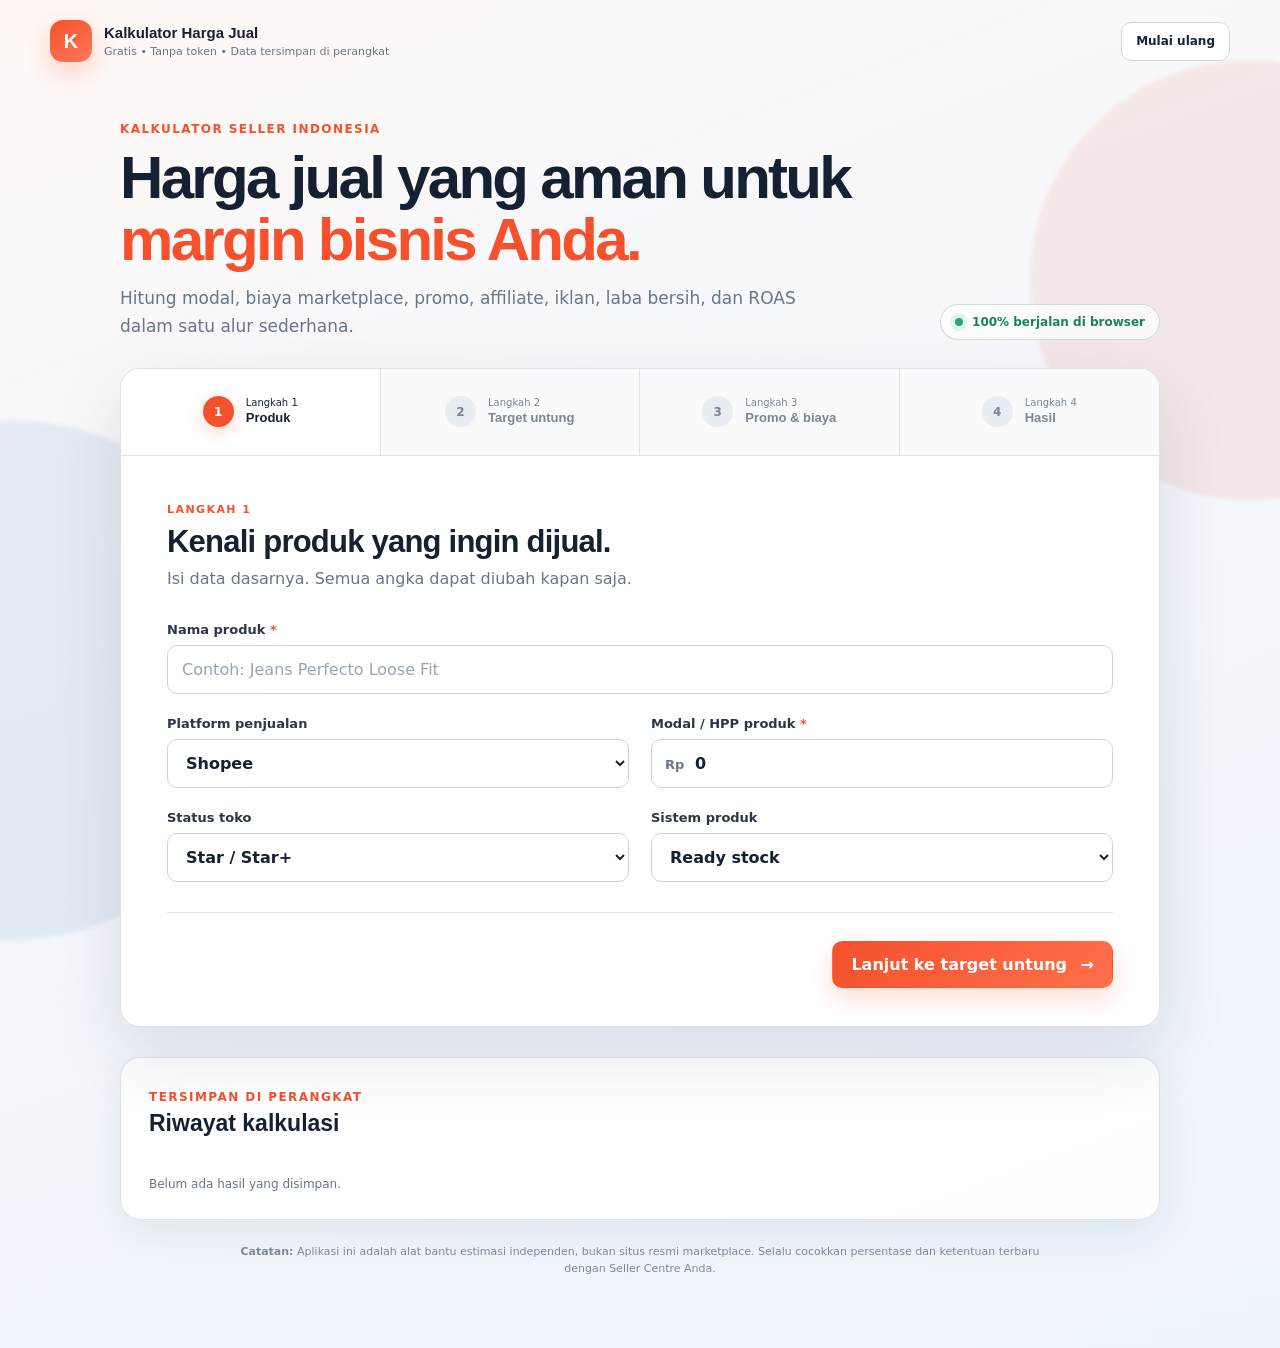
<file: index.html>
<!doctype html>
<html lang="id">
  <head>
    <meta charset="UTF-8" />
    <meta name="viewport" content="width=device-width, initial-scale=1.0" />
    <meta name="description" content="Kalkulator harga jual gratis dan tanpa token untuk menghitung harga ideal, margin, biaya marketplace, dan ROAS." />
    <meta name="theme-color" content="#10233f" />
    <title>Kalkulator Harga Jual | Gratis & Tanpa Token</title>
    <style>
:root {
  --navy: #10233f;
  --navy-2: #18375f;
  --ink: #152033;
  --muted: #68758a;
  --line: #dfe5ed;
  --soft: #f4f7fb;
  --white: #ffffff;
  --orange: #f4512c;
  --orange-dark: #db3b1c;
  --orange-soft: #fff0eb;
  --green: #16835d;
  --green-soft: #eaf8f2;
  --red: #c83b37;
  --shadow: 0 24px 70px rgba(21, 39, 69, 0.12);
  --radius: 20px;
}

* { box-sizing: border-box; }

html { scroll-behavior: smooth; }

body {
  margin: 0;
  min-height: 100vh;
  color: var(--ink);
  background: linear-gradient(160deg, #fff8f5 0, #f6f8fc 34%, #eef4fb 100%);
  font-family: "DM Sans", system-ui, -apple-system, sans-serif;
  overflow-x: hidden;
}

button, input, select { font: inherit; }
button { cursor: pointer; }

.ambient { position: fixed; border-radius: 50%; filter: blur(2px); pointer-events: none; z-index: -1; }
.ambient-one { width: 440px; height: 440px; right: -190px; top: 60px; background: rgba(244, 81, 44, .09); }
.ambient-two { width: 520px; height: 520px; left: -250px; top: 420px; background: rgba(48, 111, 180, .09); }

.topbar {
  width: min(1180px, calc(100% - 36px));
  margin: 0 auto;
  min-height: 82px;
  display: flex;
  align-items: center;
  justify-content: space-between;
}

.brand { display: inline-flex; gap: 12px; align-items: center; color: var(--ink); text-decoration: none; }
.brand-mark { width: 42px; height: 42px; display: grid; place-items: center; border-radius: 13px; color: #fff; background: linear-gradient(145deg, var(--orange), #ff7958); font: 800 20px/1 "Manrope", sans-serif; box-shadow: 0 9px 24px rgba(244, 81, 44, .25); }
.brand strong, .brand small { display: block; }
.brand strong { font: 800 15px/1.2 "Manrope", sans-serif; }
.brand small { color: var(--muted); font-size: 11px; margin-top: 3px; }

.page-shell { width: min(1040px, calc(100% - 36px)); margin: 26px auto 70px; }
.hero { display: flex; justify-content: space-between; align-items: flex-end; gap: 32px; margin: 36px 0 28px; }
.hero h1 { max-width: 770px; margin: 10px 0 12px; font: 800 clamp(34px, 5vw, 60px)/1.04 "Manrope", sans-serif; letter-spacing: -.045em; }
.hero h1 span { color: var(--orange); }
.hero p { max-width: 700px; margin: 0; color: var(--muted); font-size: 17px; line-height: 1.65; }
.eyebrow { color: var(--orange); letter-spacing: .12em; font-size: 12px; font-weight: 800; }
.hero-badge { flex: 0 0 auto; display: inline-flex; align-items: center; gap: 9px; border: 1px solid rgba(22, 131, 93, .22); border-radius: 999px; background: rgba(255,255,255,.72); padding: 10px 14px; color: var(--green); font-weight: 700; font-size: 12px; }
.pulse { width: 8px; height: 8px; background: #24aa7a; border-radius: 50%; box-shadow: 0 0 0 5px rgba(36,170,122,.12); }

.calculator-card { background: rgba(255,255,255,.94); border: 1px solid rgba(214,222,232,.86); border-radius: var(--radius); box-shadow: var(--shadow); overflow: hidden; backdrop-filter: blur(12px); }
.steps { display: grid; grid-template-columns: repeat(4, 1fr); border-bottom: 1px solid var(--line); background: #f8fafc; }
.step-tab { min-height: 86px; padding: 18px; display: flex; align-items: center; justify-content: center; gap: 12px; border: 0; border-right: 1px solid var(--line); color: #7b8697; background: transparent; transition: .2s ease; text-align: left; }
.step-tab:last-child { border-right: 0; }
.step-tab > span { width: 31px; height: 31px; flex: 0 0 auto; display: grid; place-items: center; border-radius: 50%; background: #e8edf3; font-size: 12px; font-weight: 800; }
.step-tab small, .step-tab strong { display: block; }
.step-tab small { font-size: 10px; margin-bottom: 2px; }
.step-tab strong { font: 700 13px/1.25 "Manrope", sans-serif; }
.step-tab.active { color: var(--ink); background: #fff; }
.step-tab.active > span, .step-tab.completed > span { color: #fff; background: var(--orange); box-shadow: 0 5px 16px rgba(244,81,44,.23); }
.step-tab.completed { color: var(--navy-2); }

.step-panel { display: none; padding: 42px 46px 38px; animation: enter .32s ease both; }
.step-panel.active { display: block; }
@keyframes enter { from { opacity: 0; transform: translateY(8px); } to { opacity: 1; transform: translateY(0); } }

.section-heading { margin-bottom: 30px; }
.section-heading > span { color: var(--orange); font-size: 11px; font-weight: 800; letter-spacing: .13em; }
.section-heading h2, .result-header h2 { margin: 7px 0 7px; font: 800 clamp(23px, 3vw, 31px)/1.18 "Manrope", sans-serif; letter-spacing: -.025em; }
.section-heading p, .result-header p { margin: 0; color: var(--muted); line-height: 1.55; }

.form-grid { display: grid; grid-template-columns: 1fr 1fr; gap: 22px; }
.form-grid.three { grid-template-columns: repeat(3, 1fr); }
.span-2 { grid-column: span 2; }
.field { display: block; }
.field > span { display: block; margin: 0 0 8px; color: #2b3647; font-size: 13px; font-weight: 700; }
.field > span b { color: var(--orange); }
.field > small:not(.error-text) { display: block; margin-top: 7px; color: var(--muted); font-size: 11px; line-height: 1.45; }
input, select { width: 100%; height: 49px; border: 1px solid #ccd4df; border-radius: 10px; outline: 0; background: #fff; color: var(--ink); padding: 0 14px; font-weight: 600; transition: .2s ease; }
input::placeholder { color: #9aa4b2; font-weight: 500; }
input:focus, select:focus { border-color: var(--orange); box-shadow: 0 0 0 4px rgba(244,81,44,.1); }
.money-input, .suffix-input { position: relative; }
.money-input > span, .suffix-input > span { position: absolute; top: 50%; transform: translateY(-50%); color: #6e7889; font-size: 13px; font-weight: 800; pointer-events: none; }
.money-input > span { left: 14px; }
.money-input input { padding-left: 43px; }
.suffix-input > span { right: 15px; }
.suffix-input input { padding-right: 43px; }
.error-text { display: none; margin-top: 6px; color: var(--red); font-size: 11px; }
.field.invalid input { border-color: var(--red); background: #fff8f7; }
.field.invalid .error-text { display: block; }

.form-actions { display: flex; gap: 12px; padding-top: 28px; margin-top: 30px; border-top: 1px solid var(--line); }
.form-actions.end { justify-content: flex-end; }
.form-actions.split { justify-content: space-between; }
.primary-button, .ghost-button, .small-button { min-height: 47px; border-radius: 10px; padding: 0 18px; font-weight: 800; border: 1px solid transparent; transition: .2s ease; }
.primary-button { background: linear-gradient(135deg, var(--orange), #ff704c); color: #fff; box-shadow: 0 10px 24px rgba(244,81,44,.2); }
.primary-button:hover { transform: translateY(-1px); box-shadow: 0 13px 27px rgba(244,81,44,.27); }
.primary-button span { margin-left: 8px; }
.ghost-button { color: var(--navy); background: #fff; border-color: #cfd7e1; }
.ghost-button:hover { border-color: var(--navy); background: #f8fafc; }
.ghost-button.compact { min-height: 39px; padding: 0 14px; font-size: 12px; }
.small-button { min-height: 38px; padding: 0 13px; background: var(--orange-soft); color: var(--orange-dark); border-color: #ffd1c4; font-size: 12px; }
.text-button { border: 0; padding: 4px; color: var(--orange); background: transparent; font-size: 12px; font-weight: 800; }
.text-button.danger { color: var(--red); }

.choice-cards { display: grid; grid-template-columns: repeat(3, 1fr); gap: 14px; }
.choice-card { position: relative; min-height: 155px; padding: 20px; border: 1px solid #d6dde6; border-radius: 14px; background: #fff; cursor: pointer; transition: .2s ease; }
.choice-card input { position: absolute; opacity: 0; pointer-events: none; }
.choice-card .choice-icon { width: 38px; height: 38px; display: grid; place-items: center; margin-bottom: 17px; border-radius: 11px; color: var(--navy); background: #eef3f8; font-weight: 800; }
.choice-card strong, .choice-card small { display: block; }
.choice-card strong { font: 800 14px/1.2 "Manrope", sans-serif; }
.choice-card small { margin-top: 7px; color: var(--muted); font-size: 11px; line-height: 1.4; }
.choice-card.active { border-color: var(--orange); box-shadow: 0 0 0 3px rgba(244,81,44,.08); }
.choice-card.active .choice-icon { color: #fff; background: var(--orange); }
.target-field { max-width: 520px; margin-top: 25px; }

.notice { display: flex; align-items: flex-start; gap: 11px; padding: 14px 16px; border-radius: 11px; margin-bottom: 24px; }
.notice.info { color: #315574; background: #eef6fc; border: 1px solid #d7eaf8; }
.notice > span { width: 21px; height: 21px; flex: 0 0 auto; display: grid; place-items: center; border-radius: 50%; color: #fff; background: #3c82b5; font-weight: 800; font-size: 12px; }
.notice p { margin: 0; font-size: 12px; line-height: 1.55; }

.cost-section { padding: 23px 0; border-top: 1px solid var(--line); }
.cost-title, .cost-title-row { display: flex; align-items: center; }
.cost-title { gap: 12px; margin-bottom: 19px; }
.cost-title-row { justify-content: space-between; gap: 20px; }
.cost-icon, .mini-icon { display: grid; place-items: center; color: var(--orange); background: var(--orange-soft); border-radius: 10px; font-weight: 800; }
.cost-icon { width: 35px; height: 35px; flex: 0 0 auto; font-size: 12px; }
.cost-title h3, .cost-title p { margin: 0; }
.cost-title h3 { font: 800 14px/1.2 "Manrope", sans-serif; }
.cost-title p { margin-top: 3px; color: var(--muted); font-size: 11px; }
.custom-fee-row { display: grid; grid-template-columns: 1.4fr .7fr 1fr auto; gap: 10px; align-items: end; margin-top: 12px; }
.remove-fee { width: 43px; height: 49px; border: 1px solid #f0c6c2; border-radius: 10px; background: #fff7f6; color: var(--red); font-size: 18px; }
.empty-state { margin: 4px 0 0; color: #99a3b0; font-size: 12px; }

.result-panel { background: #f8fafc; }
.result-header { display: flex; align-items: flex-start; justify-content: space-between; gap: 20px; margin-bottom: 23px; }
.hero-result { display: flex; align-items: center; justify-content: space-between; gap: 25px; padding: 26px 28px; border-radius: 16px; color: #fff; background: linear-gradient(130deg, var(--navy), #244d7d); box-shadow: 0 16px 35px rgba(16,35,63,.18); }
.hero-result small, .hero-result strong { display: block; }
.hero-result small { color: #c7d4e4; font-size: 12px; }
.hero-result > div > strong { margin: 4px 0; font: 800 clamp(37px, 6vw, 58px)/1 "Manrope", sans-serif; letter-spacing: -.05em; }
.hero-result p { margin: 0; color: #c7d4e4; font-size: 11px; }
.result-health { min-width: 150px; display: flex; align-items: center; gap: 10px; padding: 13px; border-radius: 12px; background: rgba(255,255,255,.1); }
.result-health > span { width: 34px; height: 34px; display: grid; place-items: center; border-radius: 50%; color: #fff; background: var(--green); font-weight: 800; }
.result-health small, .result-health strong { display: block; }
.result-health strong { margin-top: 2px; font-size: 13px; }
.result-health.warning > span { background: #d88b19; }
.result-health.danger > span { background: var(--red); }

.metric-grid { display: grid; grid-template-columns: repeat(4, 1fr); gap: 12px; margin: 15px 0; }
.metric-grid article { padding: 17px; border: 1px solid var(--line); border-radius: 13px; background: #fff; }
.metric-grid small, .metric-grid strong, .metric-grid span { display: block; }
.metric-grid small { color: var(--muted); font-size: 10px; text-transform: uppercase; letter-spacing: .05em; }
.metric-grid strong { margin: 7px 0 4px; font: 800 18px/1.2 "Manrope", sans-serif; }
.metric-grid span { color: #9aa4b2; font-size: 10px; }

.result-grid { display: grid; grid-template-columns: 1fr 1fr; gap: 15px; }
.result-card { margin-top: 15px; padding: 21px; border: 1px solid var(--line); border-radius: 15px; background: #fff; }
.card-title { display: flex; justify-content: space-between; align-items: center; gap: 12px; margin-bottom: 19px; }
.card-title > div { display: flex; align-items: center; gap: 11px; }
.mini-icon { width: 34px; height: 34px; flex: 0 0 auto; font-size: 12px; }
.card-title h3, .card-title p { margin: 0; }
.card-title h3 { font: 800 14px/1.2 "Manrope", sans-serif; }
.card-title p { margin-top: 3px; color: var(--muted); font-size: 10px; }
.roas-grid { display: grid; grid-template-columns: 1fr 1fr; gap: 10px; }
.roas-grid > div { padding: 15px; border-radius: 11px; background: var(--soft); }
.roas-grid small, .roas-grid strong, .roas-grid span { display: block; }
.roas-grid small { color: var(--muted); font-size: 10px; }
.roas-grid strong { margin: 5px 0; color: var(--navy); font: 800 25px/1 "Manrope", sans-serif; }
.roas-grid span { color: #8d98a8; font-size: 9px; }
.sim-result { display: flex; justify-content: space-between; gap: 20px; margin-top: 12px; padding: 12px 14px; border-radius: 10px; background: var(--green-soft); color: var(--green); font-size: 12px; }
.sim-result strong { font-size: 14px; }

.breakdown { display: grid; grid-template-columns: 1fr 1fr; gap: 0 28px; }
.breakdown.hidden { display: none; }
.breakdown-row { display: flex; align-items: center; justify-content: space-between; gap: 18px; padding: 11px 0; border-bottom: 1px dashed #e2e7ee; font-size: 12px; }
.breakdown-row span { color: var(--muted); }
.breakdown-row strong { white-space: nowrap; }
.breakdown-row.total { color: var(--navy); border-bottom: 0; font-size: 13px; }
.breakdown-row.total span { color: var(--navy); font-weight: 800; }

.strike-controls { max-width: 230px; margin-bottom: 13px; }
.strike-grid { display: grid; grid-template-columns: repeat(4, 1fr); gap: 10px; }
.strike-item { padding: 15px; border-radius: 11px; background: var(--soft); }
.strike-item small, .strike-item strong { display: block; }
.strike-item small { color: var(--muted); font-size: 10px; }
.strike-item strong { margin-top: 7px; font: 800 15px/1.2 "Manrope", sans-serif; }

.insight-card { display: grid; grid-template-columns: .7fr 1.3fr; gap: 28px; margin-top: 15px; padding: 24px; border-radius: 15px; color: #fff; background: linear-gradient(135deg, #18375f, #10233f); }
.insight-title { display: flex; gap: 12px; align-items: flex-start; }
.insight-title > span { width: 37px; height: 37px; flex: 0 0 auto; display: grid; place-items: center; border-radius: 50%; background: rgba(244,81,44,.2); color: #ff886c; }
.insight-title small { color: #ff9379; font-size: 9px; font-weight: 800; letter-spacing: .08em; }
.insight-title h3 { margin: 4px 0 0; font: 800 16px/1.3 "Manrope", sans-serif; }
.insight-card ul { margin: 0; padding-left: 18px; color: #d5dfeb; font-size: 12px; line-height: 1.65; }
.insight-card li + li { margin-top: 7px; }
.result-actions { display: flex; justify-content: flex-end; gap: 10px; flex-wrap: wrap; margin-top: 20px; }

.history-section { margin-top: 30px; padding: 28px; border: 1px solid rgba(214,222,232,.86); border-radius: var(--radius); background: rgba(255,255,255,.83); box-shadow: 0 15px 45px rgba(21,39,69,.07); }
.history-heading { display: flex; align-items: flex-end; justify-content: space-between; gap: 20px; }
.history-heading h2 { margin: 5px 0 0; font: 800 23px/1.2 "Manrope", sans-serif; }
.history-list { display: grid; grid-template-columns: repeat(3, 1fr); gap: 12px; margin-top: 19px; }
.history-item { padding: 16px; border: 1px solid var(--line); border-radius: 12px; background: #fff; }
.history-item h3 { margin: 0 0 9px; font: 800 13px/1.3 "Manrope", sans-serif; }
.history-item strong { display: block; color: var(--orange); font: 800 20px/1.2 "Manrope", sans-serif; }
.history-item p { margin: 7px 0 0; color: var(--muted); font-size: 10px; }
.history-empty { margin: 20px 0 0; color: var(--muted); font-size: 12px; }
.disclaimer { margin: 23px auto 0; max-width: 820px; color: #7d8897; text-align: center; font-size: 11px; line-height: 1.6; }

.toast { position: fixed; left: 50%; bottom: 25px; z-index: 20; transform: translate(-50%, 20px); padding: 12px 17px; border-radius: 10px; color: #fff; background: var(--navy); box-shadow: 0 10px 30px rgba(16,35,63,.27); opacity: 0; pointer-events: none; transition: .25s ease; font-size: 12px; font-weight: 700; }
.toast.show { opacity: 1; transform: translate(-50%, 0); }

@media (max-width: 820px) {
  .topbar { min-height: 70px; }
  .brand small { display: none; }
  .hero { display: block; margin-top: 25px; }
  .hero-badge { margin-top: 18px; }
  .steps { grid-template-columns: repeat(4, minmax(0,1fr)); }
  .step-tab { min-height: 70px; padding: 10px 5px; gap: 6px; text-align: center; }
  .step-tab div { display: none; }
  .step-panel { padding: 31px 24px; }
  .form-grid.three { grid-template-columns: 1fr 1fr; }
  .metric-grid { grid-template-columns: 1fr 1fr; }
  .strike-grid { grid-template-columns: 1fr 1fr; }
  .history-list { grid-template-columns: 1fr 1fr; }
}

@media (max-width: 600px) {
  .page-shell, .topbar { width: min(100% - 22px, 1040px); }
  .topbar .ghost-button { display: none; }
  .hero h1 { font-size: 37px; }
  .hero p { font-size: 14px; }
  .form-grid, .form-grid.three, .choice-cards, .result-grid, .breakdown, .insight-card { grid-template-columns: 1fr; }
  .span-2 { grid-column: auto; }
  .choice-card { min-height: 116px; }
  .choice-card .choice-icon { margin-bottom: 10px; }
  .cost-title-row { align-items: flex-start; }
  .custom-fee-row { grid-template-columns: 1fr 1fr; padding: 13px; border: 1px solid var(--line); border-radius: 12px; }
  .custom-fee-row .field:first-child { grid-column: span 2; }
  .remove-fee { width: 100%; }
  .form-actions.split { flex-direction: column-reverse; }
  .form-actions button { width: 100%; }
  .hero-result { display: block; }
  .result-health { margin-top: 18px; }
  .metric-grid { grid-template-columns: 1fr 1fr; }
  .metric-grid article { padding: 14px; }
  .metric-grid strong { font-size: 15px; }
  .result-actions { display: grid; grid-template-columns: 1fr; }
  .history-list { grid-template-columns: 1fr; }
}

@media print {
  body { background: #fff; }
  .topbar, .hero, .steps, .result-actions, .history-section, .disclaimer, .toast, #editCalculation { display: none !important; }
  .page-shell { width: 100%; margin: 0; }
  .calculator-card { box-shadow: none; border: 0; }
  .step-panel { display: none !important; }
  .step-panel.result-panel.active { display: block !important; padding: 0; }
}

</style>
  </head>
  <body>
    <div class="ambient ambient-one"></div>
    <div class="ambient ambient-two"></div>

    <header class="topbar">
      <a class="brand" href="#" aria-label="Kalkulator Harga Jual">
        <span class="brand-mark" aria-hidden="true">K</span>
        <span>
          <strong>Kalkulator Harga Jual</strong>
          <small>Gratis • Tanpa token • Data tersimpan di perangkat</small>
        </span>
      </a>
      <button class="ghost-button compact" id="resetTop" type="button">Mulai ulang</button>
    </header>

    <main class="page-shell">
      <section class="hero">
        <div>
          <span class="eyebrow">KALKULATOR SELLER INDONESIA</span>
          <h1>Harga jual yang aman untuk <span>margin bisnis Anda.</span></h1>
          <p>Hitung modal, biaya marketplace, promo, affiliate, iklan, laba bersih, dan ROAS dalam satu alur sederhana.</p>
        </div>
        <div class="hero-badge">
          <span class="pulse"></span>
          100% berjalan di browser
        </div>
      </section>

      <section class="calculator-card">
        <nav class="steps" aria-label="Langkah perhitungan">
          <button class="step-tab active" type="button" data-step-target="1">
            <span>1</span><div><small>Langkah 1</small><strong>Produk</strong></div>
          </button>
          <button class="step-tab" type="button" data-step-target="2">
            <span>2</span><div><small>Langkah 2</small><strong>Target untung</strong></div>
          </button>
          <button class="step-tab" type="button" data-step-target="3">
            <span>3</span><div><small>Langkah 3</small><strong>Promo & biaya</strong></div>
          </button>
          <button class="step-tab" type="button" data-step-target="4">
            <span>4</span><div><small>Langkah 4</small><strong>Hasil</strong></div>
          </button>
        </nav>

        <form id="calculatorForm" novalidate>
          <section class="step-panel active" data-step="1">
            <div class="section-heading">
              <span>LANGKAH 1</span>
              <h2>Kenali produk yang ingin dijual.</h2>
              <p>Isi data dasarnya. Semua angka dapat diubah kapan saja.</p>
            </div>

            <div class="form-grid">
              <label class="field span-2">
                <span>Nama produk <b>*</b></span>
                <input id="productName" type="text" placeholder="Contoh: Jeans Perfecto Loose Fit" autocomplete="off" required />
                <small class="error-text">Nama produk perlu diisi.</small>
              </label>

              <label class="field">
                <span>Platform penjualan</span>
                <select id="platform">
                  <option value="shopee">Shopee</option>
                  <option value="tiktok">TikTok Shop</option>
                  <option value="custom">Marketplace / Toko lainnya</option>
                </select>
              </label>

              <label class="field">
                <span>Modal / HPP produk <b>*</b></span>
                <div class="money-input"><span>Rp</span><input id="cost" class="currency" inputmode="numeric" value="0" required /></div>
                <small class="error-text">Modal harus lebih dari Rp0.</small>
              </label>

              <label class="field">
                <span>Status toko</span>
                <select id="sellerStatus">
                  <option value="star">Star / Star+</option>
                  <option value="non-star-under">Non-Star, pesanan ≤ 50</option>
                  <option value="non-star-over">Non-Star, pesanan &gt; 50</option>
                  <option value="custom">Lainnya</option>
                </select>
              </label>

              <label class="field">
                <span>Sistem produk</span>
                <select id="preorder">
                  <option value="no">Ready stock</option>
                  <option value="yes">Pre-order</option>
                </select>
              </label>
            </div>

            <div class="form-actions end">
              <button class="primary-button next-button" type="button" data-next="2">Lanjut ke target untung <span>→</span></button>
            </div>
          </section>

          <section class="step-panel" data-step="2">
            <div class="section-heading">
              <span>LANGKAH 2</span>
              <h2>Tentukan untung yang ingin dicapai.</h2>
              <p>Pilih cara paling nyaman untuk menetapkan target keuntungan.</p>
            </div>

            <div class="choice-cards" id="profitModeCards">
              <label class="choice-card active">
                <input type="radio" name="profitMode" value="nominal" checked />
                <span class="choice-icon">Rp</span>
                <strong>Nominal rupiah</strong>
                <small>Target laba tetap per produk.</small>
              </label>
              <label class="choice-card">
                <input type="radio" name="profitMode" value="markup" />
                <span class="choice-icon">%</span>
                <strong>Persen dari modal</strong>
                <small>Contoh: laba 30% dari HPP.</small>
              </label>
              <label class="choice-card">
                <input type="radio" name="profitMode" value="margin" />
                <span class="choice-icon">◎</span>
                <strong>Margin transaksi</strong>
                <small>Laba dibanding harga transaksi.</small>
              </label>
            </div>

            <label class="field target-field">
              <span id="profitTargetLabel">Target untung per produk</span>
              <div class="money-input" id="profitPrefix"><span>Rp</span><input id="profitTarget" class="currency" inputmode="numeric" value="50000" /></div>
              <small id="profitHint">Contoh: modal Rp100.000 dan target Rp50.000 berarti laba bersih yang dicari Rp50.000.</small>
              <small class="error-text">Target untung harus lebih dari 0.</small>
            </label>

            <div class="form-actions split">
              <button class="ghost-button prev-button" type="button" data-prev="1">← Kembali</button>
              <button class="primary-button next-button" type="button" data-next="3">Lanjut ke promo & biaya <span>→</span></button>
            </div>
          </section>

          <section class="step-panel" data-step="3">
            <div class="section-heading">
              <span>LANGKAH 3</span>
              <h2>Masukkan promo dan semua biaya.</h2>
              <p>Gunakan angka dari Seller Centre Anda. Persentase program dapat berubah sewaktu-waktu.</p>
            </div>

            <div class="notice info">
              <span>i</span>
              <p><strong>Tip:</strong> isi 0 jika biaya tidak digunakan. Preset hanya titik awal dan bisa diedit penuh.</p>
            </div>

            <div class="cost-section">
              <div class="cost-title"><span class="cost-icon">%</span><div><h3>Diskon & voucher toko</h3><p>Promo yang Anda tanggung sendiri.</p></div></div>
              <div class="form-grid three">
                <label class="field"><span>Diskon toko</span><div class="suffix-input"><input id="storeDiscount" class="decimal" inputmode="decimal" value="0" /><span>%</span></div></label>
                <label class="field"><span>Voucher toko</span><div class="money-input"><span>Rp</span><input id="voucher" class="currency" inputmode="numeric" value="0" /></div></label>
                <label class="field"><span>Cashback koin</span><div class="suffix-input"><input id="coinRate" class="decimal" inputmode="decimal" value="0" /><span>%</span></div></label>
              </div>
            </div>

            <div class="cost-section">
              <div class="cost-title"><span class="cost-icon">M</span><div><h3>Biaya marketplace</h3><p>Admin, layanan, dan program marketplace.</p></div></div>
              <div class="form-grid three">
                <label class="field"><span>Biaya admin & layanan</span><div class="suffix-input"><input id="adminRate" class="decimal" inputmode="decimal" value="8" /><span>%</span></div></label>
                <label class="field"><span>Promo / Gratis Ongkir XTRA</span><div class="suffix-input"><input id="promoRate" class="decimal" inputmode="decimal" value="0" /><span>%</span></div></label>
                <label class="field"><span>Live XTRA</span><div class="suffix-input"><input id="liveRate" class="decimal" inputmode="decimal" value="0" /><span>%</span></div></label>
                <label class="field"><span>Biaya pre-order</span><div class="suffix-input"><input id="preorderRate" class="decimal" inputmode="decimal" value="0" /><span>%</span></div></label>
                <label class="field"><span>Premi asuransi</span><div class="suffix-input"><input id="insuranceRate" class="decimal" inputmode="decimal" value="0" /><span>%</span></div></label>
                <label class="field"><span>Biaya proses pesanan</span><div class="money-input"><span>Rp</span><input id="processFee" class="currency" inputmode="numeric" value="1250" /></div></label>
              </div>
            </div>

            <div class="cost-section">
              <div class="cost-title"><span class="cost-icon">A</span><div><h3>Marketing & operasional</h3><p>Affiliate, iklan, packing, dan operasional.</p></div></div>
              <div class="form-grid three">
                <label class="field"><span>Komisi affiliate</span><div class="suffix-input"><input id="affiliateRate" class="decimal" inputmode="decimal" value="0" /><span>%</span></div></label>
                <label class="field"><span>Biaya iklan per produk</span><div class="money-input"><span>Rp</span><input id="adCost" class="currency" inputmode="numeric" value="0" /></div></label>
                <label class="field"><span>Biaya packing</span><div class="money-input"><span>Rp</span><input id="packingCost" class="currency" inputmode="numeric" value="0" /></div></label>
                <label class="field"><span>Biaya operasional</span><div class="money-input"><span>Rp</span><input id="operationalCost" class="currency" inputmode="numeric" value="0" /></div></label>
              </div>
            </div>

            <div class="cost-section custom-section">
              <div class="cost-title-row">
                <div class="cost-title"><span class="cost-icon">+</span><div><h3>Biaya tambahan</h3><p>Tambahkan biaya lain sesuai kebutuhan.</p></div></div>
                <button class="small-button" id="addCustomFee" type="button">+ Tambah biaya</button>
              </div>
              <div id="customFeeList"></div>
              <p class="empty-state" id="customFeeEmpty">Belum ada biaya tambahan.</p>
            </div>

            <div class="form-actions split">
              <button class="ghost-button prev-button" type="button" data-prev="2">← Kembali</button>
              <button class="primary-button" id="calculateButton" type="button">Hitung harga jual <span>→</span></button>
            </div>
          </section>

          <section class="step-panel result-panel" data-step="4">
            <div class="result-header">
              <div>
                <span class="eyebrow">HASIL PERHITUNGAN</span>
                <h2 id="resultProductName">Harga jual ideal</h2>
                <p>Hasil berdasarkan seluruh angka yang Anda masukkan.</p>
              </div>
              <button class="ghost-button compact" id="editCalculation" type="button">Edit data</button>
            </div>

            <div class="hero-result">
              <div>
                <small>Rekomendasi harga jual</small>
                <strong id="idealPrice">Rp0</strong>
                <p id="roundingNote">Sudah dibulatkan ke atas agar mudah dipasang.</p>
              </div>
              <div class="result-health good" id="resultHealth">
                <span>✓</span><div><small>Status margin</small><strong>Aman</strong></div>
              </div>
            </div>

            <div class="metric-grid">
              <article><small>Dana masuk</small><strong id="netPayout">Rp0</strong><span>setelah semua biaya</span></article>
              <article><small>Untung bersih</small><strong id="netProfit">Rp0</strong><span>per produk</span></article>
              <article><small>Margin bersih</small><strong id="netMargin">0%</strong><span>dari transaksi</span></article>
              <article><small>Total biaya</small><strong id="totalFees">Rp0</strong><span>di luar modal</span></article>
            </div>

            <div class="result-grid">
              <article class="result-card">
                <div class="card-title"><div><span class="mini-icon">R</span><div><h3>Kontrol ROAS</h3><p>Batas aman performa iklan.</p></div></div></div>
                <div class="roas-grid">
                  <div><small>BEP ROAS</small><strong id="breakEvenRoas">—</strong><span>Batas sebelum rugi</span></div>
                  <div><small>Target ROAS</small><strong id="targetRoas">—</strong><span>Agar target laba tercapai</span></div>
                </div>
              </article>

              <article class="result-card">
                <div class="card-title"><div><span class="mini-icon">S</span><div><h3>Simulasi harga lain</h3><p>Cek untung jika harga diubah.</p></div></div></div>
                <label class="field"><span>Harga jual simulasi</span><div class="money-input"><span>Rp</span><input id="simulationPrice" class="currency" inputmode="numeric" value="0" /></div></label>
                <div class="sim-result"><span>Estimasi untung</span><strong id="simulationProfit">Rp0</strong></div>
              </article>
            </div>

            <article class="result-card breakdown-card">
              <div class="card-title"><div><span class="mini-icon">≡</span><div><h3>Rincian perhitungan</h3><p>Lihat ke mana setiap rupiah dialokasikan.</p></div></div><button class="text-button" id="toggleBreakdown" type="button">Sembunyikan</button></div>
              <div class="breakdown" id="breakdown"></div>
            </article>

            <article class="result-card strike-card">
              <div class="card-title"><div><span class="mini-icon">%</span><div><h3>Simulasi harga coret</h3><p>Harga awal agar setelah diskon tetap sama dengan rekomendasi.</p></div></div></div>
              <div class="strike-controls">
                <label class="field"><span>Diskon custom</span><div class="suffix-input"><input id="strikeCustomRate" class="decimal" inputmode="decimal" value="10" /><span>%</span></div></label>
              </div>
              <div class="strike-grid" id="strikeGrid"></div>
            </article>

            <article class="insight-card">
              <div class="insight-title"><span>✦</span><div><small>INSIGHT OTOMATIS OFFLINE</small><h3>Saran untuk harga Anda</h3></div></div>
              <ul id="insightList"></ul>
            </article>

            <div class="result-actions">
              <button class="ghost-button" id="saveHistory" type="button">Simpan ke riwayat</button>
              <button class="ghost-button" id="exportCsv" type="button">Unduh CSV</button>
              <button class="primary-button" id="newCalculation" type="button">Hitung produk lain</button>
            </div>
          </section>
        </form>
      </section>

      <section class="history-section" id="historySection">
        <div class="history-heading"><div><span class="eyebrow">TERSIMPAN DI PERANGKAT</span><h2>Riwayat kalkulasi</h2></div><button class="text-button danger" id="clearHistory" type="button">Hapus semua</button></div>
        <div class="history-list" id="historyList"></div>
        <p class="history-empty" id="historyEmpty">Belum ada hasil yang disimpan.</p>
      </section>

      <p class="disclaimer"><strong>Catatan:</strong> Aplikasi ini adalah alat bantu estimasi independen, bukan situs resmi marketplace. Selalu cocokkan persentase dan ketentuan terbaru dengan Seller Centre Anda.</p>
    </main>

    <div class="toast" id="toast" role="status" aria-live="polite"></div>
    <script>
(function (root, factory) {
  const api = factory();
  if (typeof module === "object" && module.exports) module.exports = api;
  if (root) root.PriceCalculatorCore = api;
})(typeof window !== "undefined" ? window : globalThis, function () {
  "use strict";

  function parseNumber(value) {
    if (typeof value === "number") return Number.isFinite(value) ? value : 0;
    const normalized = String(value ?? "")
      .replace(/\s/g, "")
      .replace(/\.(?=\d{3}(\D|$))/g, "")
      .replace(",", ".")
      .replace(/[^0-9.-]/g, "");
    const parsed = Number.parseFloat(normalized);
    return Number.isFinite(parsed) ? parsed : 0;
  }

  function clampPercent(value) {
    return Math.min(99.99, Math.max(0, parseNumber(value)));
  }

  function roundUp(value, increment = 1000) {
    return Math.ceil(Math.max(0, value) / increment) * increment;
  }

  function calculateAtPrice(data, listPrice) {
    const transactionPrice = Math.max(0, listPrice * (1 - data.discountRate / 100));
    const percentageBreakdown = data.percentageFees.map((fee) => ({ ...fee, amount: transactionPrice * fee.rate / 100 }));
    const percentageTotal = percentageBreakdown.reduce((sum, fee) => sum + fee.amount, 0);
    const fixedTotal = data.fixedFees.reduce((sum, fee) => sum + fee.amount, 0);
    const netPayout = transactionPrice - data.voucher - percentageTotal - fixedTotal;
    const profit = netPayout - data.cost;
    const margin = transactionPrice > 0 ? profit / transactionPrice * 100 : 0;
    const totalFees = data.voucher + percentageTotal + fixedTotal;
    return { listPrice, transactionPrice, percentageBreakdown, percentageTotal, fixedTotal, netPayout, profit, margin, totalFees };
  }

  function calculateIdeal(data) {
    const rate = data.percentageFees.reduce((sum, fee) => sum + fee.rate, 0) / 100;
    const fixed = data.fixedFees.reduce((sum, fee) => sum + fee.amount, 0);
    let targetProfit = data.profitTarget;
    let denominator = 1 - rate;

    if (data.profitMode === "markup") targetProfit = data.cost * data.profitTarget / 100;
    if (data.profitMode === "margin") {
      targetProfit = 0;
      denominator -= data.profitTarget / 100;
    }

    if (denominator <= 0.005) {
      return { error: "Total biaya persentase dan target margin terlalu tinggi. Turunkan nilainya agar total di bawah 100%." };
    }

    const requiredTransaction = data.profitMode === "margin"
      ? (data.cost + fixed + data.voucher) / denominator
      : (data.cost + fixed + data.voucher + targetProfit) / denominator;
    const discountFactor = 1 - data.discountRate / 100;
    if (discountFactor <= 0.005) return { error: "Diskon toko harus di bawah 100%." };

    const rawListPrice = requiredTransaction / discountFactor;
    const listPrice = roundUp(rawListPrice, 1000);
    const result = calculateAtPrice(data, listPrice);
    const requestedProfit = data.profitMode === "margin" ? result.transactionPrice * data.profitTarget / 100 : targetProfit;
    const adFee = data.fixedFees.find((fee) => fee.key === "ad")?.amount || 0;
    const contributionBeforeAds = result.profit + adFee;
    const breakEvenRoas = contributionBeforeAds > 0 ? result.transactionPrice / contributionBeforeAds : 0;
    const targetAdAllowance = Math.max(0, contributionBeforeAds - requestedProfit);
    const targetRoas = targetAdAllowance > 0 ? result.transactionPrice / targetAdAllowance : 0;

    return {
      ...result,
      rawListPrice,
      listPrice,
      requestedProfit,
      breakEvenRoas,
      targetRoas,
      rate,
      fixed,
    };
  }

  return { parseNumber, clampPercent, roundUp, calculateAtPrice, calculateIdeal };
});

</script>
    <script>
"use strict";

const $ = (selector, root = document) => root.querySelector(selector);
const $$ = (selector, root = document) => [...root.querySelectorAll(selector)];

const rupiah = new Intl.NumberFormat("id-ID", {
  style: "currency",
  currency: "IDR",
  maximumFractionDigits: 0,
});

const numberFormat = new Intl.NumberFormat("id-ID", { maximumFractionDigits: 2 });
const { parseNumber, clampPercent, roundUp, calculateAtPrice, calculateIdeal } = window.PriceCalculatorCore;
let currentStep = 1;
let customFeeCounter = 0;
let lastResult = null;
let toastTimer = null;

const presets = {
  shopee: { adminRate: 8, processFee: 1250 },
  tiktok: { adminRate: 8, processFee: 0 },
  custom: { adminRate: 0, processFee: 0 },
};

function formatCurrencyInput(input) {
  const value = Math.max(0, Math.round(parseNumber(input.value)));
  input.value = new Intl.NumberFormat("id-ID").format(value);
}

function showToast(message) {
  const toast = $("#toast");
  toast.textContent = message;
  toast.classList.add("show");
  window.clearTimeout(toastTimer);
  toastTimer = window.setTimeout(() => toast.classList.remove("show"), 2300);
}

function showStep(step, scroll = true) {
  currentStep = step;
  $$(".step-panel").forEach((panel) => panel.classList.toggle("active", Number(panel.dataset.step) === step));
  $$(".step-tab").forEach((tab) => {
    const target = Number(tab.dataset.stepTarget);
    tab.classList.toggle("active", target === step);
    tab.classList.toggle("completed", target < step);
  });
  if (scroll) $(".calculator-card").scrollIntoView({ behavior: "smooth", block: "start" });
}

function validateStep(step) {
  if (step === 1) {
    const name = $("#productName");
    const cost = $("#cost");
    const nameOk = name.value.trim().length > 0;
    const costOk = parseNumber(cost.value) > 0;
    name.closest(".field").classList.toggle("invalid", !nameOk);
    cost.closest(".field").classList.toggle("invalid", !costOk);
    return nameOk && costOk;
  }
  if (step === 2) {
    const target = $("#profitTarget");
    const ok = parseNumber(target.value) > 0;
    target.closest(".field").classList.toggle("invalid", !ok);
    return ok;
  }
  return true;
}

function updateProfitMode() {
  const mode = $('input[name="profitMode"]:checked').value;
  $$(".choice-card").forEach((card) => card.classList.toggle("active", $("input", card).checked));
  const prefix = $("#profitPrefix");
  const symbol = $("span", prefix);
  const input = $("#profitTarget");
  const label = $("#profitTargetLabel");
  const hint = $("#profitHint");

  if (mode === "nominal") {
    symbol.textContent = "Rp";
    prefix.className = "money-input";
    input.classList.add("currency");
    label.textContent = "Target untung per produk";
    hint.textContent = "Target laba bersih dalam rupiah setelah seluruh biaya.";
    formatCurrencyInput(input);
  } else {
    symbol.textContent = "%";
    prefix.className = "suffix-input";
    input.classList.remove("currency");
    input.value = Math.min(95, parseNumber(input.value) || 30);
    label.textContent = mode === "markup" ? "Target untung dari modal" : "Target margin transaksi";
    hint.textContent = mode === "markup"
      ? "Contoh: target 30% dari modal Rp100.000 berarti laba bersih Rp30.000."
      : "Contoh: target 20% berarti laba bersih sebesar 20% dari harga setelah diskon.";
  }
}

function applyPlatformPreset(showMessage = true) {
  const platform = $("#platform").value;
  const preset = presets[platform];
  $("#adminRate").value = preset.adminRate;
  $("#processFee").value = new Intl.NumberFormat("id-ID").format(preset.processFee);
  if (showMessage) showToast("Preset awal diterapkan. Silakan cocokkan dengan Seller Centre.");
}

function updatePreorder() {
  if ($("#preorder").value === "yes" && parseNumber($("#preorderRate").value) === 0) {
    $("#preorderRate").value = "3";
  }
  if ($("#preorder").value === "no") $("#preorderRate").value = "0";
}

function addCustomFee(data = { name: "Biaya lainnya", type: "fixed", value: 0 }) {
  customFeeCounter += 1;
  const row = document.createElement("div");
  row.className = "custom-fee-row";
  row.dataset.id = String(customFeeCounter);
  row.innerHTML = `
    <label class="field"><span>Nama biaya</span><input class="custom-name" type="text" value="${escapeHtml(data.name)}" /></label>
    <label class="field"><span>Jenis</span><select class="custom-type"><option value="fixed">Rupiah</option><option value="percent">Persen</option></select></label>
    <label class="field custom-value-field"><span>Nilai</span><div class="money-input"><span>Rp</span><input class="custom-value currency" inputmode="numeric" value="${Math.round(data.value)}" /></div></label>
    <button class="remove-fee" type="button" aria-label="Hapus biaya">×</button>`;
  $(".custom-type", row).value = data.type;
  $("#customFeeList").appendChild(row);
  $("#customFeeEmpty").hidden = true;
  updateCustomFeeType(row);
  $(".custom-type", row).addEventListener("change", () => updateCustomFeeType(row));
  $(".custom-value", row).addEventListener("blur", (event) => {
    if ($(".custom-type", row).value === "fixed") formatCurrencyInput(event.target);
  });
  $(".remove-fee", row).addEventListener("click", () => {
    row.remove();
    $("#customFeeEmpty").hidden = $$(".custom-fee-row").length > 0;
  });
}

function updateCustomFeeType(row) {
  const type = $(".custom-type", row).value;
  const wrapper = $(".custom-value-field > div", row);
  const symbol = $("span", wrapper);
  const input = $(".custom-value", row);
  wrapper.className = type === "fixed" ? "money-input" : "suffix-input";
  symbol.textContent = type === "fixed" ? "Rp" : "%";
  input.classList.toggle("currency", type === "fixed");
  if (type === "fixed") formatCurrencyInput(input);
}

function escapeHtml(value) {
  return String(value).replace(/[&<>'"]/g, (char) => ({ "&": "&amp;", "<": "&lt;", ">": "&gt;", "'": "&#039;", '"': "&quot;" }[char]));
}

function getFormData() {
  const customFees = $$(".custom-fee-row").map((row) => ({
    name: $(".custom-name", row).value.trim() || "Biaya lainnya",
    type: $(".custom-type", row).value,
    value: Math.max(0, parseNumber($(".custom-value", row).value)),
  }));

  const percentageFees = [
    { key: "admin", name: "Admin & layanan", rate: clampPercent($("#adminRate").value) },
    { key: "promo", name: "Promo / Gratis Ongkir XTRA", rate: clampPercent($("#promoRate").value) },
    { key: "live", name: "Live XTRA", rate: clampPercent($("#liveRate").value) },
    { key: "preorder", name: "Biaya pre-order", rate: clampPercent($("#preorderRate").value) },
    { key: "insurance", name: "Premi asuransi", rate: clampPercent($("#insuranceRate").value) },
    { key: "affiliate", name: "Komisi affiliate", rate: clampPercent($("#affiliateRate").value) },
    { key: "coin", name: "Cashback koin", rate: clampPercent($("#coinRate").value) },
    ...customFees.filter((item) => item.type === "percent").map((item, index) => ({ key: `custom-p-${index}`, name: item.name, rate: clampPercent(item.value) })),
  ];

  const fixedFees = [
    { key: "process", name: "Proses pesanan", amount: Math.max(0, parseNumber($("#processFee").value)) },
    { key: "ad", name: "Iklan per produk", amount: Math.max(0, parseNumber($("#adCost").value)) },
    { key: "packing", name: "Packing", amount: Math.max(0, parseNumber($("#packingCost").value)) },
    { key: "operational", name: "Operasional", amount: Math.max(0, parseNumber($("#operationalCost").value)) },
    ...customFees.filter((item) => item.type === "fixed").map((item, index) => ({ key: `custom-f-${index}`, name: item.name, amount: item.value })),
  ];

  return {
    productName: $("#productName").value.trim(),
    platform: $("#platform").value,
    sellerStatus: $("#sellerStatus").value,
    preorder: $("#preorder").value,
    cost: Math.max(0, parseNumber($("#cost").value)),
    profitMode: $('input[name="profitMode"]:checked').value,
    profitTarget: Math.max(0, parseNumber($("#profitTarget").value)),
    discountRate: clampPercent($("#storeDiscount").value),
    voucher: Math.max(0, parseNumber($("#voucher").value)),
    percentageFees,
    fixedFees,
    customFees,
  };
}

function calculateAndShow() {
  if (!validateStep(1) || !validateStep(2)) {
    showStep(!validateStep(1) ? 1 : 2);
    showToast("Lengkapi data wajib terlebih dahulu.");
    return;
  }
  const data = getFormData();
  const result = calculateIdeal(data);
  if (result.error) {
    showToast(result.error);
    return;
  }
  lastResult = { data, result, createdAt: new Date().toISOString() };
  renderResult(lastResult);
  showStep(4);
}

function renderResult(payload) {
  const { data, result } = payload;
  $("#resultProductName").textContent = data.productName;
  $("#idealPrice").textContent = rupiah.format(result.listPrice);
  $("#roundingNote").textContent = `Nilai hitung ${rupiah.format(result.rawListPrice)}, dibulatkan ke atas ke kelipatan Rp1.000.`;
  $("#netPayout").textContent = rupiah.format(result.netPayout);
  $("#netProfit").textContent = rupiah.format(result.profit);
  $("#netMargin").textContent = `${numberFormat.format(result.margin)}%`;
  $("#totalFees").textContent = rupiah.format(result.totalFees);
  $("#breakEvenRoas").textContent = result.breakEvenRoas > 0 ? `${numberFormat.format(result.breakEvenRoas)}x` : "—";
  $("#targetRoas").textContent = result.targetRoas > 0 ? `${numberFormat.format(result.targetRoas)}x` : "—";
  $("#simulationPrice").value = new Intl.NumberFormat("id-ID").format(result.listPrice);

  const health = $("#resultHealth");
  health.className = "result-health";
  let healthText = "Aman";
  let healthIcon = "✓";
  if (result.margin < 10) { health.classList.add("danger"); healthText = "Tipis"; healthIcon = "!"; }
  else if (result.margin < 20) { health.classList.add("warning"); healthText = "Cukup"; healthIcon = "!"; }
  else health.classList.add("good");
  $("span", health).textContent = healthIcon;
  $("strong", health).textContent = healthText;

  const breakdown = [
    ["Harga jual", result.listPrice],
    [`Diskon toko (${numberFormat.format(data.discountRate)}%)`, result.listPrice - result.transactionPrice],
    ["Harga transaksi", result.transactionPrice],
    ["Voucher toko", data.voucher],
    ...result.percentageBreakdown.filter((fee) => fee.rate > 0).map((fee) => [`${fee.name} (${numberFormat.format(fee.rate)}%)`, fee.amount]),
    ...data.fixedFees.filter((fee) => fee.amount > 0).map((fee) => [fee.name, fee.amount]),
    ["Modal / HPP", data.cost],
  ];
  $("#breakdown").innerHTML = breakdown.map(([name, amount]) => `<div class="breakdown-row"><span>${escapeHtml(name)}</span><strong>${rupiah.format(amount)}</strong></div>`).join("")
    + `<div class="breakdown-row total"><span>Untung bersih</span><strong>${rupiah.format(result.profit)}</strong></div>`;

  renderStrikePrices();
  renderInsights(data, result);
  updateSimulation();
}

function renderStrikePrices() {
  if (!lastResult) return;
  const custom = clampPercent($("#strikeCustomRate").value);
  const rates = [custom, 20, 40, 50];
  $("#strikeGrid").innerHTML = rates.map((rate, index) => {
    const price = rate >= 100 ? 0 : roundUp(lastResult.result.listPrice / (1 - rate / 100), 1000);
    return `<div class="strike-item"><small>${index === 0 ? "Custom" : "Jika diskon"} ${numberFormat.format(rate)}%</small><strong>${rupiah.format(price)}</strong></div>`;
  }).join("");
}

function renderInsights(data, result) {
  const insights = [];
  const totalRate = result.rate * 100;
  if (result.margin < 10) insights.push("Margin bersih masih tipis. Pertimbangkan menekan promo, affiliate, atau biaya operasional sebelum menurunkan harga.");
  else if (result.margin < 20) insights.push("Margin sudah positif, tetapi ruang untuk retur atau biaya tak terduga masih terbatas.");
  else insights.push("Margin bersih berada di zona yang relatif sehat berdasarkan input saat ini.");

  if (totalRate >= 20) insights.push(`Total biaya berbasis persentase mencapai ${numberFormat.format(totalRate)}%. Cek kembali program yang paling efektif agar margin tidak bocor.`);
  if (data.discountRate > 0) insights.push(`Diskon toko ${numberFormat.format(data.discountRate)}% sudah dimasukkan. Pasang harga minimal ${rupiah.format(result.listPrice)} agar target tetap tercapai.`);
  if ((data.fixedFees.find((fee) => fee.key === "ad")?.amount || 0) === 0) insights.push("Biaya iklan masih Rp0. Tambahkan estimasi iklan per pesanan jika produk akan diiklankan.");
  else insights.push(`Untuk iklan, usahakan ROAS tidak turun di bawah ${numberFormat.format(result.breakEvenRoas)}x agar produk tidak merugi.`);
  insights.push("Simpan bukti perhitungan dan perbarui persentase saat marketplace mengubah kebijakan biaya.");
  $("#insightList").innerHTML = insights.map((item) => `<li>${escapeHtml(item)}</li>`).join("");
}

function updateSimulation() {
  if (!lastResult) return;
  const price = parseNumber($("#simulationPrice").value);
  const result = calculateAtPrice(lastResult.data, price);
  const output = $("#simulationProfit");
  output.textContent = rupiah.format(result.profit);
  output.style.color = result.profit >= 0 ? "var(--green)" : "var(--red)";
}

function saveHistory() {
  if (!lastResult) return;
  const history = getHistory();
  history.unshift({
    id: Date.now(),
    productName: lastResult.data.productName,
    listPrice: lastResult.result.listPrice,
    profit: lastResult.result.profit,
    margin: lastResult.result.margin,
    createdAt: lastResult.createdAt,
  });
  try {
    localStorage.setItem("hargaJualHistory", JSON.stringify(history.slice(0, 12)));
  } catch {
    showToast("Browser memblokir penyimpanan. Perhitungan tetap bisa digunakan; unduh CSV untuk menyimpan hasil.");
    return;
  }
  renderHistory();
  showToast("Hasil disimpan di perangkat ini.");
}

function getHistory() {
  try {
    const data = JSON.parse(localStorage.getItem("hargaJualHistory") || "[]");
    return Array.isArray(data) ? data.filter(item => item && typeof item.productName === "string" && Number.isFinite(item.listPrice) && Number.isFinite(item.profit) && Number.isFinite(item.margin) && Number.isFinite(Date.parse(item.createdAt))) : [];
  }
  catch { return []; }
}

function renderHistory() {
  const history = getHistory();
  $("#historyEmpty").hidden = history.length > 0;
  $("#clearHistory").hidden = history.length === 0;
  $("#historyList").innerHTML = history.map((item) => `
    <article class="history-item">
      <h3>${escapeHtml(item.productName)}</h3>
      <strong>${rupiah.format(item.listPrice)}</strong>
      <p>Untung ${rupiah.format(item.profit)} • Margin ${numberFormat.format(item.margin)}%</p>
      <p>${new Date(item.createdAt).toLocaleString("id-ID", { dateStyle: "medium", timeStyle: "short" })}</p>
    </article>`).join("");
}

function exportCsv() {
  if (!lastResult) return;
  const { data, result } = lastResult;
  const rows = [
    ["Kalkulator Harga Jual"],
    ["Produk", data.productName],
    ["Platform", data.platform],
    ["Modal", data.cost],
    ["Harga Jual Rekomendasi", result.listPrice],
    ["Harga Setelah Diskon", result.transactionPrice],
    ["Dana Masuk", result.netPayout],
    ["Untung Bersih", result.profit],
    ["Margin Bersih (%)", result.margin],
    ["Total Biaya", result.totalFees],
    ["BEP ROAS", result.breakEvenRoas],
    ["Target ROAS", result.targetRoas],
  ];
  const csv = rows.map((row) => row.map((cell) => `"${String(cell).replace(/"/g, '""')}"`).join(",")).join("\n");
  const blob = new Blob(["\ufeff" + csv], { type: "text/csv;charset=utf-8" });
  const url = URL.createObjectURL(blob);
  const anchor = document.createElement("a");
  anchor.href = url;
  anchor.download = `kalkulasi-${data.productName.toLowerCase().replace(/[^a-z0-9]+/g, "-")}.csv`;
  document.body.appendChild(anchor);
  anchor.click();
  anchor.remove();
  URL.revokeObjectURL(url);
  showToast("CSV berhasil dibuat.");
}

function resetForm() {
  $("#calculatorForm").reset();
  $$(".custom-fee-row").forEach((row) => row.remove());
  $("#customFeeEmpty").hidden = false;
  customFeeCounter = 0;
  lastResult = null;
  applyPlatformPreset(false);
  updateProfitMode();
  showStep(1);
}

function bindEvents() {
  $("#calculatorForm").addEventListener("submit", event => event.preventDefault());
  $$(".currency").forEach((input) => input.addEventListener("blur", () => {
    if (input.classList.contains("currency")) formatCurrencyInput(input);
  }));
  $$(".decimal").forEach((input) => input.addEventListener("blur", () => { input.value = numberFormat.format(clampPercent(input.value)); }));

  $$(".next-button").forEach((button) => button.addEventListener("click", () => {
    if (!validateStep(currentStep)) { showToast("Lengkapi data wajib terlebih dahulu."); return; }
    showStep(Number(button.dataset.next));
  }));
  $$(".prev-button").forEach((button) => button.addEventListener("click", () => showStep(Number(button.dataset.prev))));
  $$(".step-tab").forEach((tab) => tab.addEventListener("click", () => {
    const target = Number(tab.dataset.stepTarget);
    if (target === 4 && !lastResult) { showToast("Hitung data terlebih dahulu untuk membuka hasil."); return; }
    if (target > currentStep && currentStep < 3 && !validateStep(currentStep)) { showToast("Lengkapi langkah ini terlebih dahulu."); return; }
    showStep(target);
  }));

  $$('input[name="profitMode"]').forEach((input) => input.addEventListener("change", updateProfitMode));
  $("#platform").addEventListener("change", () => applyPlatformPreset(true));
  $("#preorder").addEventListener("change", updatePreorder);
  $("#addCustomFee").addEventListener("click", () => addCustomFee());
  $("#calculateButton").addEventListener("click", calculateAndShow);
  $("#editCalculation").addEventListener("click", () => showStep(3));
  $("#simulationPrice").addEventListener("input", updateSimulation);
  $("#simulationPrice").addEventListener("blur", (event) => formatCurrencyInput(event.target));
  $("#strikeCustomRate").addEventListener("input", renderStrikePrices);
  $("#toggleBreakdown").addEventListener("click", () => {
    const hidden = $("#breakdown").classList.toggle("hidden");
    $("#toggleBreakdown").textContent = hidden ? "Tampilkan" : "Sembunyikan";
  });
  $("#saveHistory").addEventListener("click", saveHistory);
  $("#exportCsv").addEventListener("click", exportCsv);
  $("#newCalculation").addEventListener("click", resetForm);
  $("#resetTop").addEventListener("click", resetForm);
  $("#clearHistory").addEventListener("click", () => {
    try { localStorage.removeItem("hargaJualHistory"); }
    catch { showToast("Browser memblokir perubahan riwayat."); return; }
    renderHistory();
    showToast("Riwayat telah dihapus.");
  });
  $("#productName").addEventListener("input", (event) => event.target.closest(".field").classList.remove("invalid"));
  $("#cost").addEventListener("input", (event) => event.target.closest(".field").classList.remove("invalid"));
  $("#profitTarget").addEventListener("input", (event) => event.target.closest(".field").classList.remove("invalid"));
}

bindEvents();
applyPlatformPreset(false);
updateProfitMode();
renderHistory();
$$(".currency").forEach(formatCurrencyInput);

</script>
  </body>
</html>
</file>
